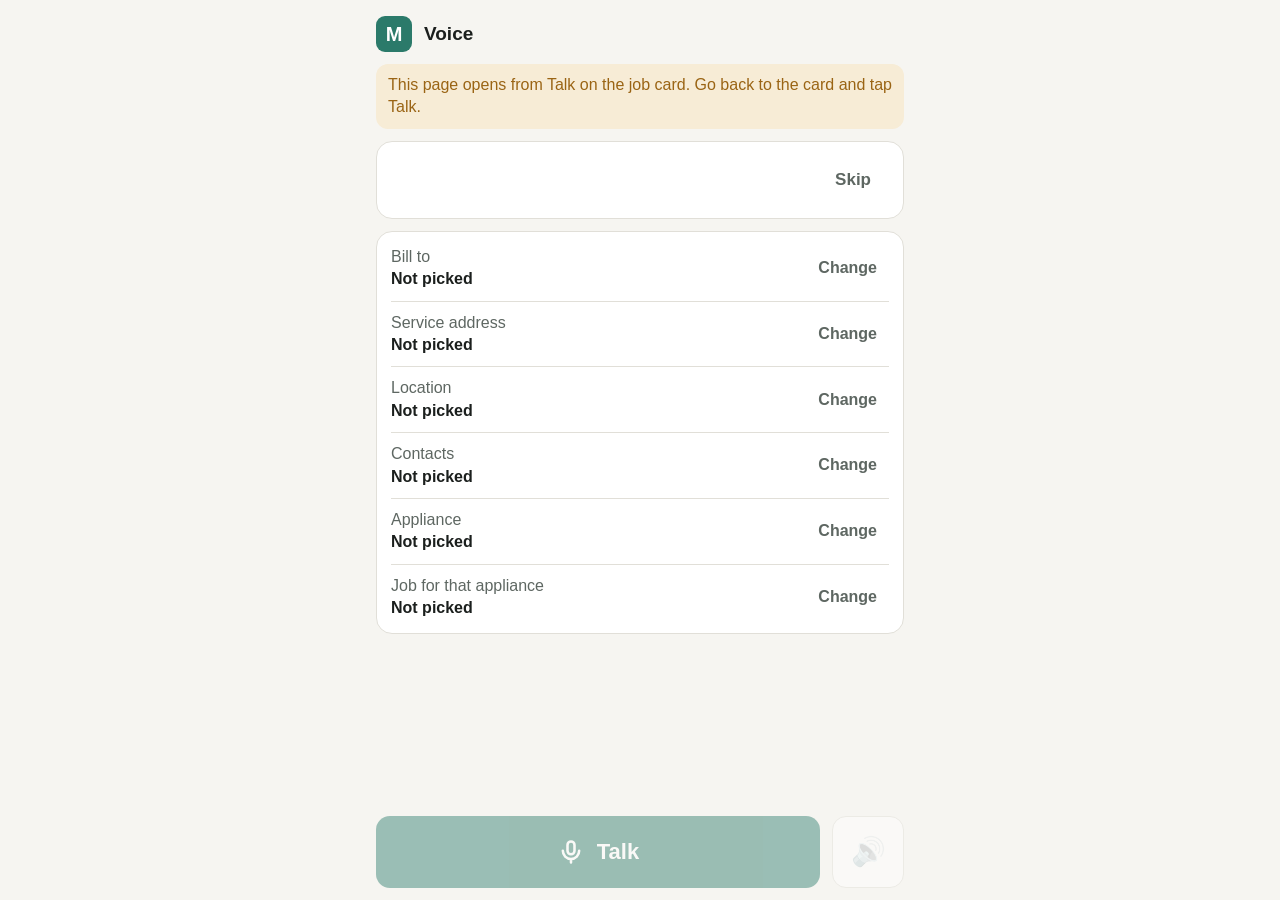
<file: index.html>
<!doctype html>
<html lang="en">
<head>
<meta charset="utf-8">
<meta name="viewport" content="width=device-width, initial-scale=1, viewport-fit=cover">
<meta name="robots" content="noindex, nofollow">
<meta name="referrer" content="no-referrer">
<meta http-equiv="Content-Security-Policy" content="default-src 'none'; script-src 'self'; style-src 'self'; connect-src https://script.google.com https://script.googleusercontent.com wss://api.elevenlabs.io wss://api.deepgram.com; media-src 'self' blob:; base-uri 'none'; form-action 'none'">
<title>Mini FSM Voice</title>
<link rel="stylesheet" href="voice.css">
</head>
<body>
<main>
  <header>
    <div class="mark">M</div>
    <div class="who"><b id="title">Voice</b><span id="client"></span></div>
  </header>
  <p class="status" id="status" role="status">Opening this visit…</p>
  <p class="tr" id="tr" hidden aria-live="polite"></p>
  <p class="note" id="note" hidden role="status"></p>
  <section class="ask" id="ask"><b class="q" id="q"></b><button type="button" class="ghost" id="skip">Skip</button></section>
  <section class="conf" id="conf" hidden><b id="confT"></b><div class="two"><button type="button" class="yes" id="yes">Yes</button><button type="button" class="no" id="no">No</button></div></section>
  <div class="chips" id="chips" hidden></div>
  <div class="fieldsBox recBox" id="recBox"><ul id="rec"><li id="rec-bill"><div><span>Bill to</span><b>Not picked</b><small></small></div><button type="button" class="ghost">Change</button></li><li id="rec-address"><div><span>Service address</span><b>Not picked</b><small></small></div><button type="button" class="ghost">Change</button></li><li id="rec-location"><div><span>Location</span><b>Not picked</b><small></small></div><button type="button" class="ghost">Change</button></li><li id="rec-contact"><div><span>Contacts</span><b>Not picked</b><small></small></div><button type="button" class="ghost">Change</button></li><li id="rec-appliance"><div><span>Appliance</span><b>Not picked</b><small></small></div><button type="button" class="ghost">Change</button></li><li id="rec-job"><div><span>Job for that appliance</span><b>Not picked</b><small></small></div><button type="button" class="ghost">Change</button></li></ul></div>
  <div class="fieldsBox" id="infoBox" hidden><ul id="info"></ul></div>
  <div class="fieldsBox" id="fieldsBox" hidden><ul id="fields"></ul></div>
</main>
<footer>
  <button type="button" class="talk" id="talk" aria-pressed="false" aria-label="Talk. Tap to start or stop, hold to push to talk"><svg viewBox="0 0 24 24" width="28" height="28" fill="none" stroke="currentColor" stroke-width="2.2" stroke-linecap="round" stroke-linejoin="round" aria-hidden="true"><rect x="9" y="3" width="6" height="11" rx="3"></rect><path d="M5 11a7 7 0 0 0 14 0M12 18v3"></path></svg><span id="talkT">Talk</span></button>
  <button type="button" class="mute" id="mute" aria-pressed="false" aria-label="Mute the voice">🔊</button>
</footer>
<script src="voice-io.js"></script>
<script src="voice.js"></script>
</body>
</html>
</file>
<file: voice.css>
:root { color-scheme: light dark; --bg: #F6F5F1; --card: #FFFFFF; --ink: #1B1F1D; --muted: #5E6762; --line: #E1DFD8; --accent: #2B7A6A; --accent-ink: #FFFFFF; --accent-soft: #DDEFE9; --danger: #B23A3A; --danger-soft: #F6E1E1; --warn: #9A6414; --warn-soft: #F7ECD6; }
@media (prefers-color-scheme: dark) { :root { --bg: #121614; --card: #1B211E; --ink: #EEF1EF; --muted: #A2ADA7; --line: #2C3531; --accent: #5DBFA8; --accent-ink: #0F1A17; --accent-soft: #1E332E; --danger: #E27B7B; --danger-soft: #3A2323; --warn: #E0A44A; --warn-soft: #3A2E1A; } }
* { box-sizing: border-box; }
html, body { margin: 0; background: var(--bg); color: var(--ink); font: 17px/1.4 -apple-system, BlinkMacSystemFont, "Segoe UI", Roboto, sans-serif; -webkit-text-size-adjust: 100%; }
body { min-height: 100vh; min-height: 100dvh; display: flex; flex-direction: column; }
main { flex: 1; width: 100%; max-width: 560px; margin: 0 auto; padding: 16px 16px 8px; display: flex; flex-direction: column; gap: 12px; }
header { display: flex; align-items: center; gap: 12px; }
.mark { width: 36px; height: 36px; border-radius: 9px; background: var(--accent); color: var(--accent-ink); display: grid; place-items: center; font-weight: 800; font-size: 20px; flex: none; }
.who { display: flex; flex-direction: column; min-width: 0; }
.who b { font-size: 19px; }
.who span { color: var(--muted); font-size: 15px; overflow: hidden; text-overflow: ellipsis; white-space: nowrap; }
.status, .note { margin: 0; padding: 10px 12px; border-radius: 12px; background: var(--warn-soft); color: var(--warn); font-size: 16px; }
.note { background: var(--accent-soft); color: var(--accent); }
.note.bad { background: var(--danger-soft); color: var(--danger); }
.tr { margin: 0; padding: 12px; border-radius: 12px; background: var(--card); border: 1px solid var(--line); color: var(--muted); font-size: 18px; overflow-wrap: anywhere; }
.ask, .conf { background: var(--card); border: 1px solid var(--line); border-radius: 16px; padding: 14px; display: flex; flex-direction: column; gap: 12px; }
.ask { flex-direction: row; align-items: center; justify-content: space-between; }
.q { font-size: 22px; line-height: 1.25; }
.conf b { font-size: 21px; line-height: 1.3; }
.two { display: grid; grid-template-columns: 1fr 1fr; gap: 12px; }
button { font: inherit; border: 0; border-radius: 14px; min-height: 56px; padding: 0 18px; font-weight: 800; touch-action: manipulation; -webkit-tap-highlight-color: transparent; }
button:disabled { opacity: .45; }
.yes { background: var(--accent); color: var(--accent-ink); font-size: 20px; }
.no { background: var(--danger-soft); color: var(--danger); font-size: 20px; }
.ghost { background: transparent; color: var(--muted); min-height: 48px; flex: none; }
.chips { display: flex; flex-direction: column; gap: 8px; }
.chip { display: flex; align-items: center; justify-content: space-between; gap: 8px; background: var(--accent-soft); color: var(--accent); border-radius: 12px; padding: 8px 8px 8px 12px; font-weight: 700; }
.chip button { min-height: 44px; background: var(--card); color: var(--accent); }
.fieldsBox { background: var(--card); border: 1px solid var(--line); border-radius: 16px; padding: 4px 14px; }
ul { list-style: none; margin: 0; padding: 0; }
li { display: flex; justify-content: space-between; gap: 12px; padding: 10px 0; border-bottom: 1px solid var(--line); font-size: 16px; }
li:last-child { border-bottom: 0; }
li span { color: var(--muted); }
li b { text-align: right; overflow-wrap: anywhere; }
li.flash { animation: flash 1.6s ease-out; }
@keyframes flash { 0% { background: var(--accent); color: var(--accent-ink); } 100% { background: transparent; } }
footer { position: sticky; bottom: 0; background: var(--bg); padding: 10px 16px calc(12px + env(safe-area-inset-bottom)); display: flex; gap: 12px; max-width: 560px; width: 100%; margin: 0 auto; }
.talk { flex: 1; min-height: 72px; display: flex; align-items: center; justify-content: center; gap: 12px; background: var(--accent); color: var(--accent-ink); font-size: 22px; touch-action: none; -webkit-user-select: none; user-select: none; -webkit-touch-callout: none; }
.talk.live { background: var(--danger); color: #fff; box-shadow: 0 0 0 4px var(--danger-soft); }
.talk.busy { opacity: .75; }
.mute { width: 72px; min-height: 72px; padding: 0; font-size: 28px; background: var(--card); border: 1px solid var(--line); }
[hidden] { display: none !important; }
.recBox li { align-items: center; }
.recBox li > div { display: flex; flex-direction: column; min-width: 0; flex: 1; }
.recBox li b { text-align: left; }
.recBox small { color: var(--muted); font-size: 14px; }
.recBox li.off { opacity: .55; }
.recBox li button { min-height: 44px; padding: 0 12px; }
</file>
